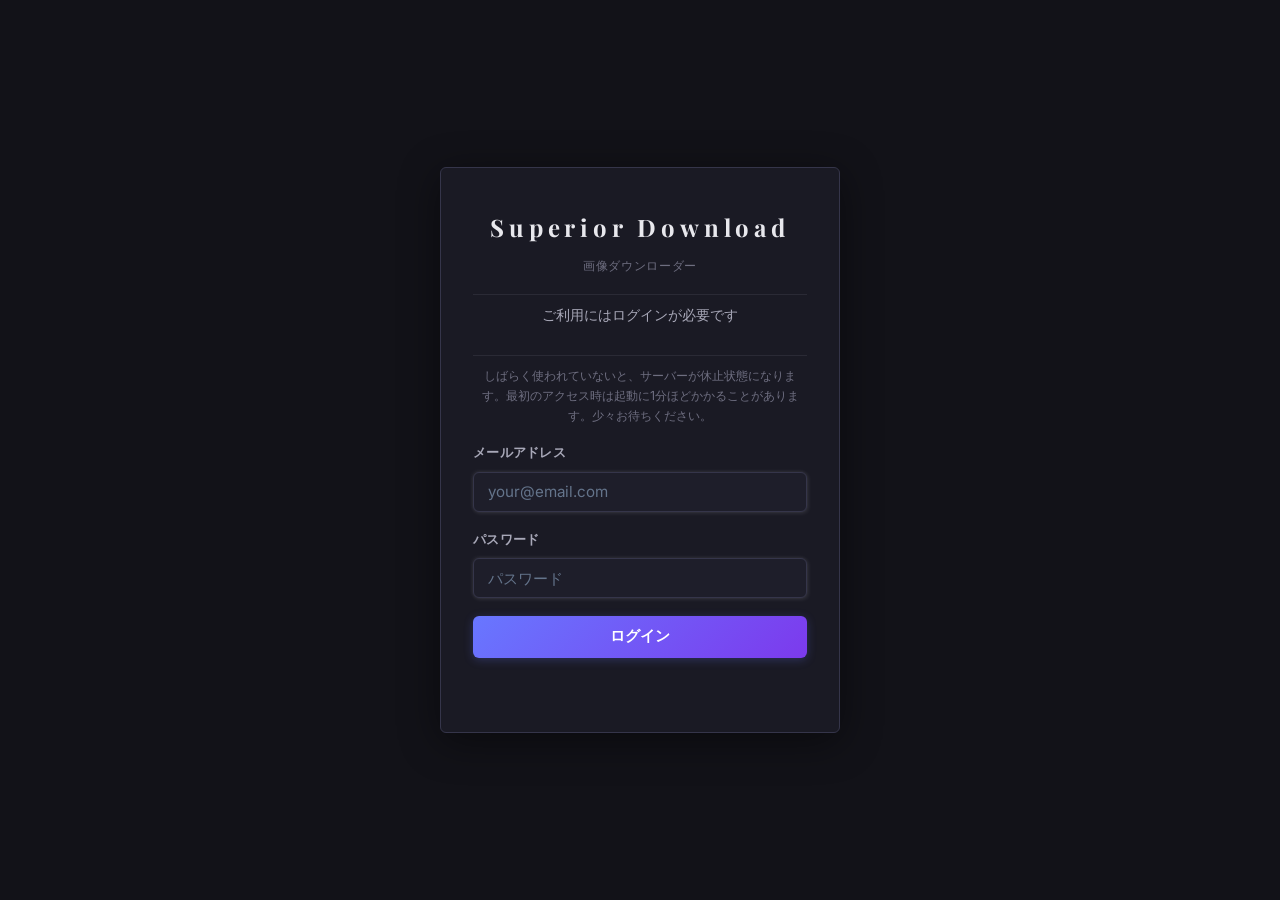
<file: templates/index.html>
<!DOCTYPE html>
<html lang="ja">
<head>
  <meta charset="UTF-8">
  <meta name="viewport" content="width=device-width, initial-scale=1.0">
  <title>Superior Download</title>
  <link rel="icon" type="image/svg+xml" href="/static/favicon.svg">
  <link rel="preconnect" href="https://fonts.googleapis.com">
  <link rel="preconnect" href="https://fonts.gstatic.com" crossorigin>
  <link href="https://fonts.googleapis.com/css2?family=Inter:wght@400;500;600;700&family=Playfair+Display:wght@400;500;700&display=swap" rel="stylesheet">
  <link rel="stylesheet" href="/static/style.css?v=3">
  <script src="/static/theme.js"></script>
  <script src="/static/auth.js"></script>
</head>
<body>

<!-- ===== Auth Screen ===== -->
<div id="auth-screen">
  <div class="auth-card">
    <div class="auth-logo">Superior Download</div>
    <div class="auth-tagline">画像ダウンローダー</div>
    <p class="auth-message">ご利用にはログインが必要です</p>
    <p class="auth-notice">しばらく使われていないと、サーバーが休止状態になります。最初のアクセス時は起動に1分ほどかかることがあります。少々お待ちください。</p>
    <div class="form-field">
      <label class="field-label" for="auth-email">メールアドレス</label>
      <input type="email" id="auth-email" placeholder="your@email.com" autocomplete="email">
    </div>
    <div class="form-field">
      <label class="field-label" for="auth-password">パスワード</label>
      <input type="password" id="auth-password" placeholder="パスワード" autocomplete="current-password">
    </div>
    <button id="auth-login-btn" class="btn btn--primary auth-btn">ログイン</button>
    <div id="auth-error" class="auth-error" aria-live="polite"></div>
  </div>
</div>

<div id="app-content">

<!-- ===== Header ===== -->
<header id="site-header">
  <div class="header-inner">
    <div class="header-brand">
      <span class="header-title">Superior Download</span>
      <span class="header-sub">画像ダウンローダー</span>
    </div>
    <div class="header-actions">
      <button id="theme-toggle" class="icon-btn" title="テーマ切替">🌙</button>
    </div>
  </div>
</header>

<!-- ===== Main ===== -->
<main class="container">

  <!-- ダウンロードリスト -->
  <section class="card">
    <h2 class="card-title">ダウンロードリスト</h2>

    <div class="input-table-wrap">
      <table class="input-table">
        <thead>
          <tr>
            <th class="col-url-th">画像URL <span class="col-required">必須</span></th>
            <th class="col-folder-th">フォルダ <span class="col-optional">任意</span></th>
            <th class="col-file-th">ファイル名 <span class="col-optional">任意</span></th>
            <th class="col-del-th"></th>
          </tr>
        </thead>
        <tbody id="row-tbody"></tbody>
      </table>
    </div>

    <div class="table-controls">
      <button id="add-row-btn" class="btn btn--ghost btn--sm">＋ 行を追加</button>
      <button id="paste-toggle-btn" class="btn btn--ghost btn--sm">📋 一括貼り付け</button>
      <button id="clear-btn" class="btn btn--ghost btn--sm">⊘ すべてクリア</button>
    </div>

    <!-- 一括貼り付けエリア -->
    <div id="paste-section" class="paste-section">
      <div class="field-label">タブ区切り / カンマ区切りで貼り付け（列順: URL · フォルダ · ファイル名）</div>
      <textarea id="paste-area" class="paste-area"
        placeholder="https://example.com/img1.jpg&#10;https://example.com/img2.jpg&#9;photos&#9;image2.jpg"></textarea>
      <div id="col-map-row" class="col-map-row" style="display:none">
        <span class="col-map-label">2列データの場合:</span>
        <label class="radio-label">
          <input type="radio" name="col-map" value="filename" checked>
          URL + ファイル名
        </label>
        <label class="radio-label">
          <input type="radio" name="col-map" value="folder">
          URL + フォルダ
        </label>
      </div>
      <div>
        <button id="apply-paste-btn" class="btn btn--primary btn--sm">表に反映</button>
      </div>
    </div>
  </section>

  <!-- ダウンロード設定 -->
  <section class="card">
    <h2 class="card-title">ダウンロード設定</h2>

    <div class="download-settings">
      <div class="form-field zip-name-field">
        <label class="field-label" for="zip-name">ZIPファイル名</label>
        <input type="text" id="zip-name" placeholder="images_download" autocomplete="off">
      </div>
      <button id="download-btn" class="btn btn--primary">↓ ZIPをダウンロード</button>
    </div>

    <div id="progress-wrap" class="progress-wrap">
      <div class="progress-bar-track">
        <div id="progress-fill" class="progress-bar-fill"></div>
      </div>
      <div id="progress-label" class="progress-label"></div>
    </div>

    <div id="status-msg" class="status-msg" aria-live="polite"></div>
  </section>

</main>

<!-- ===== Footer ===== -->
<footer id="site-footer">
  <div class="footer-inner">
    <a href="/about" class="footer-about-link">ご利用について</a>
    <div class="footer-notice">初回アクセス時はサーバー起動に最大1分ほどかかります。そのままお待ちください。</div>
  </div>
</footer>

<script src="/static/script.js"></script>
</div><!-- #app-content -->
</body>
</html>
</file>
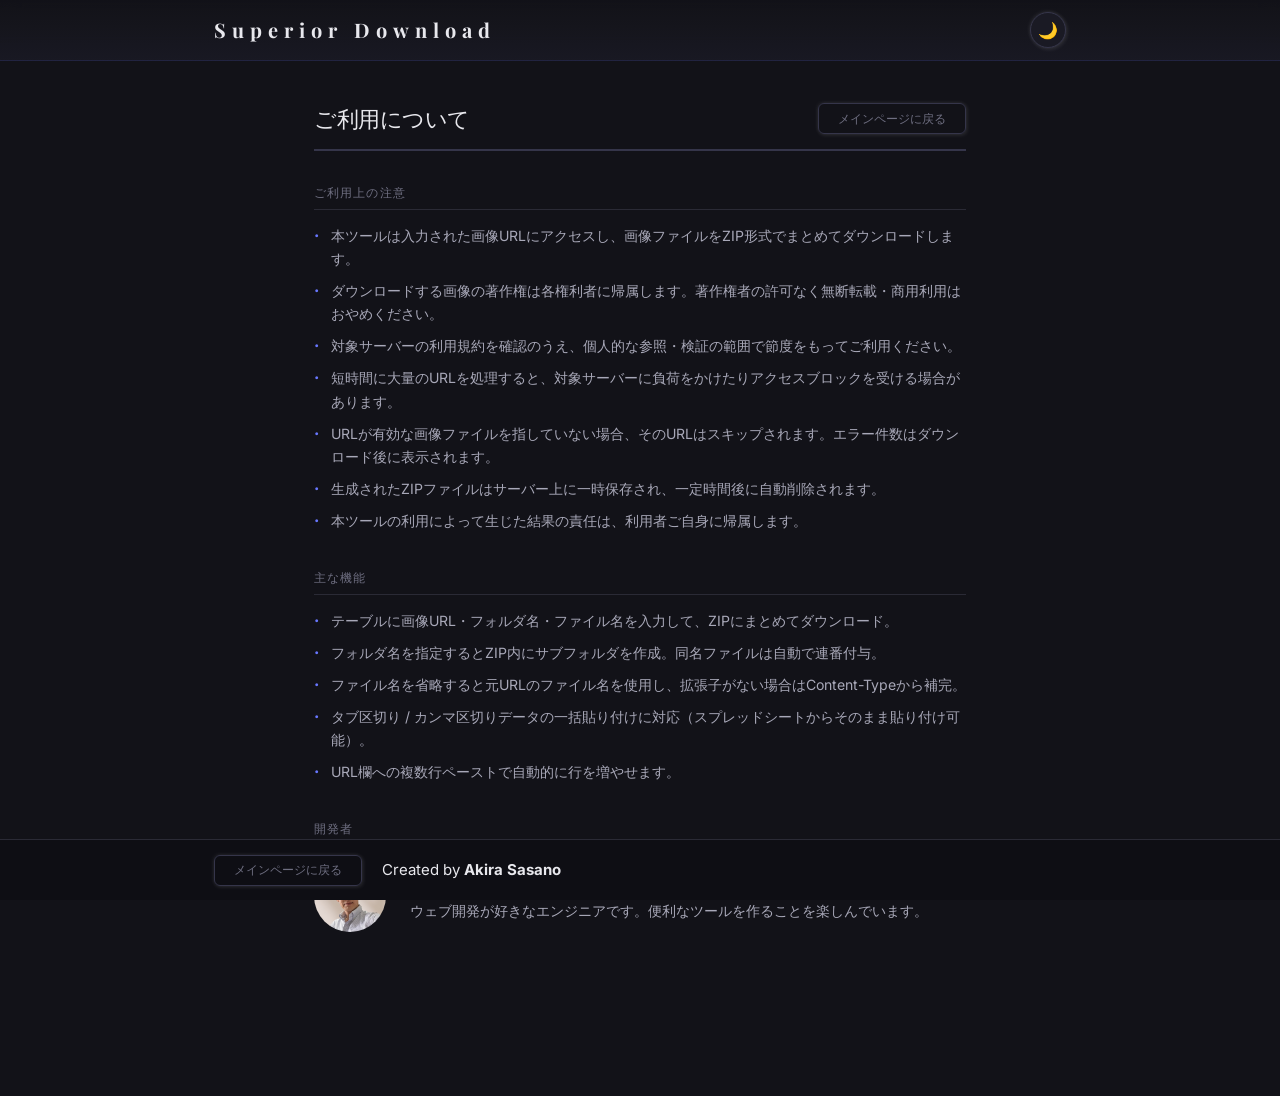
<file: templates/about.html>
<!DOCTYPE html>
<html lang="ja">
<head>
  <meta charset="UTF-8">
  <meta name="viewport" content="width=device-width, initial-scale=1.0">
  <title>ご利用について — Superior Download</title>
  <link rel="icon" type="image/svg+xml" href="/static/favicon.svg">
  <link rel="preconnect" href="https://fonts.googleapis.com">
  <link rel="preconnect" href="https://fonts.gstatic.com" crossorigin>
  <link href="https://fonts.googleapis.com/css2?family=Inter:wght@400;500;600;700&family=Playfair+Display:wght@400;500;700&display=swap" rel="stylesheet">
  <link rel="stylesheet" href="/static/style.css?v=2">
  <script src="/static/theme.js"></script>
</head>
<body>

<!-- ===== Header ===== -->
<header id="site-header">
  <div class="header-inner">
    <a href="/" class="header-brand">
      <span class="header-title">Superior Download</span>
    </a>
    <div class="header-actions">
      <button id="theme-toggle" class="icon-btn" title="テーマ切替">🌙</button>
    </div>
  </div>
</header>

<!-- ===== Content ===== -->
<div class="about-container">

  <div class="about-title-row">
    <h1 class="about-page-title">ご利用について</h1>
    <a href="/" class="about-page-back-btn">メインページに戻る</a>
  </div>

  <!-- 利用上の注意 -->
  <div class="about-section">
    <h2 class="about-section-title">ご利用上の注意</h2>
    <ul class="policy-list">
      <li>本ツールは入力された画像URLにアクセスし、画像ファイルをZIP形式でまとめてダウンロードします。</li>
      <li>ダウンロードする画像の著作権は各権利者に帰属します。著作権者の許可なく無断転載・商用利用はおやめください。</li>
      <li>対象サーバーの利用規約を確認のうえ、個人的な参照・検証の範囲で節度をもってご利用ください。</li>
      <li>短時間に大量のURLを処理すると、対象サーバーに負荷をかけたりアクセスブロックを受ける場合があります。</li>
      <li>URLが有効な画像ファイルを指していない場合、そのURLはスキップされます。エラー件数はダウンロード後に表示されます。</li>
      <li>生成されたZIPファイルはサーバー上に一時保存され、一定時間後に自動削除されます。</li>
      <li>本ツールの利用によって生じた結果の責任は、利用者ご自身に帰属します。</li>
    </ul>
  </div>

  <!-- 機能説明 -->
  <div class="about-section">
    <h2 class="about-section-title">主な機能</h2>
    <ul class="policy-list">
      <li>テーブルに画像URL・フォルダ名・ファイル名を入力して、ZIPにまとめてダウンロード。</li>
      <li>フォルダ名を指定するとZIP内にサブフォルダを作成。同名ファイルは自動で連番付与。</li>
      <li>ファイル名を省略すると元URLのファイル名を使用し、拡張子がない場合はContent-Typeから補完。</li>
      <li>タブ区切り / カンマ区切りデータの一括貼り付けに対応（スプレッドシートからそのまま貼り付け可能）。</li>
      <li>URL欄への複数行ペーストで自動的に行を増やせます。</li>
    </ul>
  </div>

  <!-- 作者について -->
  <div class="about-section">
    <h2 class="about-section-title">開発者</h2>
    <div class="author-card">
      <div class="author-avatar">
        <img src="/static/akira-sasano-superior-founder.png" alt="Akira Sasano">
      </div>
      <div class="author-info">
        <div class="author-name">Akira Sasano</div>
        <div class="author-bio">ウェブ開発が好きなエンジニアです。便利なツールを作ることを楽しんでいます。</div>
      </div>
    </div>
  </div>

</div>

<!-- ===== Footer ===== -->
<footer id="site-footer">
  <div class="footer-inner">
    <a href="/" class="footer-about-link">メインページに戻る</a>
    <div class="footer-author">Created by <strong>Akira Sasano</strong></div>
  </div>
</footer>

</body>
</html>
</file>
<file: static/style.css>
/* =====================================================
   Superior Download — Styles  v3
   ===================================================== */

*, *::before, *::after { box-sizing: border-box; margin: 0; padding: 0; }

/* ----- Dark mode (default) ----- */
:root {
  --bg-page:        #121218;
  --bg-surface:     #1a1a24;
  --bg-elevated:    #22222e;
  --bg-input:       #1e1e2a;
  --text-primary:   #e8e8ed;
  --text-secondary: #a8a8b8;
  --text-muted:     #6e6e80;
  --text-faint:     #64748b;
  --border-subtle:  #2a2a35;
  --border-main:    #35354a;
  --border-mid:     #4e6280;
  --accent:         #6877ff;
  --accent-hover:   #5563ee;
  --accent-glow:    rgba(104, 119, 255, 0.25);
  --danger:         #ef4444;
  --success-text:   #4ade80;
  --error-text:     #f87171;
  --warn-text:      #fbbf24;
  --header-bg:      rgba(18, 18, 24, 0.92);
  --footer-bg:      #0e0e14;
  --bg-stripe:      #1e1e29;
  --bg-row-hover:   #272733;
  --bg-thead:       #252531;
  --radius-sm:      6px;
  --radius-md:      6px;
  --radius-lg:      6px;
  --shadow-tight:   1px 1px 4px rgba(255, 255, 255, 0.12), -1px -1px 4px rgba(255, 255, 255, 0.06);
  --shadow-btn-color: 1px 1px 4px rgba(255, 255, 255, 0.4), 0 0 1px rgba(255, 255, 255, 0.15);
}

/* ----- Light mode ----- */
html.light-mode {
  --bg-page:        #f5f5f7;
  --bg-surface:     #ffffff;
  --bg-elevated:    #ffffff;
  --bg-input:       #ededf0;
  --text-primary:   #1d1d1f;
  --text-secondary: #6e6e73;
  --text-muted:     #98989d;
  --text-faint:     #64748b;
  --border-subtle:  #d2d2d7;
  --border-main:    #c7c7cc;
  --border-mid:     #94a3b8;
  --accent:         #5a67f2;
  --accent-hover:   #4850e0;
  --success-text:   #15803d;
  --error-text:     #dc2626;
  --warn-text:      #b45309;
  --header-bg:      rgba(245, 245, 247, 0.95);
  --footer-bg:      #ededf0;
  --bg-stripe:      #f5f5f9;
  --bg-row-hover:   #ebebf0;
  --bg-thead:       #f2f2f6;
  --accent-glow:    rgba(90, 103, 242, 0.18);
  --shadow-tight:   1px 1px 4px rgba(0, 0, 0, 0.2), -1px -1px 4px rgba(0, 0, 0, 0.08);
  --shadow-btn-color: 1px 1px 4px rgba(0, 0, 0, 0.6), 0 0 1px rgba(0, 0, 0, 0.2);
}

/* ----- Base ----- */
body {
  font-family: "游ゴシック体", "Yu Gothic", "YuGothic", "Inter", "Hiragino Sans", sans-serif;
  background: var(--bg-page);
  color: var(--text-primary);
  font-size: 15px;
  line-height: 1.6;
  min-height: 100vh;
  padding-bottom: 80px;
  transition: background 0.2s, color 0.2s;
}

/* ----- Header ----- */
#site-header {
  position: sticky;
  top: 0;
  z-index: 100;
  background: linear-gradient(to bottom, rgba(18, 18, 24, 0.95), rgba(26, 26, 36, 0.90));
  backdrop-filter: blur(12px);
  -webkit-backdrop-filter: blur(12px);
  border-bottom: 1px solid rgba(104, 119, 255, 0.18);
}

html.light-mode #site-header {
  background: linear-gradient(to bottom, rgba(245, 245, 247, 0.97), rgba(255, 255, 255, 0.93));
  border-bottom: 1px solid rgba(90, 103, 242, 0.18);
}

.header-inner {
  max-width: 900px;
  margin: 0 auto;
  padding: 0.75rem 1.5rem;
  display: flex;
  align-items: center;
  justify-content: space-between;
  gap: 1rem;
}

.header-brand {
  display: flex;
  align-items: baseline;
  gap: 0.6rem;
  text-decoration: none;
  color: inherit;
}

.header-title {
  font-family: "Playfair Display", serif;
  font-size: 1.25rem;
  font-weight: 700;
  color: var(--text-primary);
  letter-spacing: 0.3em;
}

.header-sub {
  font-size: 0.75rem;
  color: var(--text-muted);
  letter-spacing: 0.04em;
}

.header-actions {
  display: flex;
  align-items: center;
  gap: 1.1rem;
}

.icon-btn {
  background: var(--bg-surface);
  border: 1px solid var(--border-main);
  border-radius: var(--radius-sm);
  color: var(--text-secondary);
  cursor: pointer;
  font-family: "游ゴシック体", "Yu Gothic", "YuGothic", "Inter", "Hiragino Sans", sans-serif;
  font-size: 0.83rem;
  font-weight: 500;
  padding: 0.4rem 0.85rem;
  display: flex;
  align-items: center;
  gap: 0.3rem;
  box-shadow: var(--shadow-tight);
  transition: border-color 0.15s, color 0.15s, background 0.15s;
  white-space: nowrap;
}

.icon-btn:hover {
  border-color: var(--accent);
  color: var(--text-primary);
  background: var(--bg-elevated);
}

#theme-toggle {
  width: 36px;
  height: 36px;
  border-radius: 50%;
  padding: 0;
  justify-content: center;
  font-size: 1rem;
  position: relative;
}

#theme-toggle::after {
  content: attr(data-tooltip);
  position: absolute;
  top: calc(100% + 8px);
  right: 0;
  background: var(--bg-elevated);
  border: 1px solid var(--border-main);
  border-radius: 4px;
  color: var(--text-secondary);
  font-size: 0.72rem;
  font-weight: 500;
  padding: 0.25rem 0.6rem;
  white-space: nowrap;
  opacity: 0;
  pointer-events: none;
  transition: opacity 0.18s;
  z-index: 10;
}

#theme-toggle:hover::after { opacity: 1; }

/* ----- Container ----- */
.container {
  max-width: 900px;
  margin: 0 auto;
  padding: 40px 32px 48px;
  display: flex;
  flex-direction: column;
  gap: 32px;
}

/* ----- Card ----- */
.card {
  background: var(--bg-surface);
  border: 1px solid var(--border-main);
  border-radius: var(--radius-lg);
  padding: 1.75rem;
}

.card-title {
  font-size: 1.0rem;
  font-weight: 600;
  color: var(--text-primary);
  letter-spacing: -0.01em;
  margin-bottom: 1.4rem;
  border-left: 6px solid var(--accent);
  padding-left: 12px;
}

/* ----- Form fields ----- */
.form-field {
  display: flex;
  flex-direction: column;
  gap: 8px;
}

.field-label {
  font-size: 0.8rem;
  color: var(--text-secondary);
  font-weight: 600;
  letter-spacing: 0.02em;
}

input[type="text"] {
  background: var(--bg-input);
  border: 1px solid var(--border-main);
  border-radius: var(--radius-sm);
  color: var(--text-primary);
  font-size: 0.95rem;
  padding: 0.6rem 0.9rem;
  outline: none;
  width: 100%;
  box-shadow: var(--shadow-tight);
  transition: border-color 0.18s, box-shadow 0.18s;
}

input[type="text"]:focus {
  border-color: var(--accent);
  box-shadow: 0 0 0 3px var(--accent-glow), 0 0 8px var(--accent-glow);
}

input::placeholder { color: var(--text-faint); }

/* ----- Input table ----- */
.input-table-wrap {
  background: var(--bg-elevated);
  border: 1px solid var(--border-main);
  border-radius: var(--radius-md);
  overflow: hidden;
  overflow-x: auto;
  box-shadow: var(--shadow-tight);
  margin-bottom: 0.85rem;
}

.input-table {
  width: 100%;
  border-collapse: collapse;
  font-size: 0.88rem;
  table-layout: fixed;
}

.input-table thead {
  background: var(--bg-thead);
  border-bottom: 2px solid var(--border-main);
}

.input-table thead th {
  color: var(--text-secondary);
  font-size: 0.72rem;
  font-weight: 700;
  letter-spacing: 0.06em;
  text-transform: uppercase;
  padding: 10px 12px;
  text-align: left;
  white-space: nowrap;
}

.col-url-th    { width: auto; }
.col-folder-th { width: 19%; min-width: 110px; }
.col-file-th   { width: 21%; min-width: 120px; }
.col-del-th    { width: 42px; }

.col-required {
  font-size: 0.65rem;
  color: var(--accent);
  font-weight: 600;
  letter-spacing: 0.02em;
  margin-left: 4px;
  text-transform: none;
}

.col-optional {
  font-size: 0.65rem;
  color: var(--text-muted);
  font-weight: 400;
  letter-spacing: 0.02em;
  margin-left: 4px;
  text-transform: none;
}

.input-table tbody tr {
  border-bottom: 1px solid var(--border-subtle);
  transition: background 0.15s;
}

.input-table tbody tr:nth-child(even) { background: var(--bg-stripe); }
.input-table tbody tr:last-child { border-bottom: none; }
.input-table tbody tr:hover { background: var(--bg-row-hover); }

.input-table td {
  padding: 0;
  vertical-align: middle;
}

.input-table td.col-del {
  text-align: center;
  padding: 0 4px;
}

.input-table td input[type="text"] {
  width: 100%;
  background: transparent;
  border: none;
  border-right: 1px solid var(--border-subtle);
  border-radius: 0;
  box-shadow: none;
  padding: 0.52rem 0.75rem;
  font-size: 0.875rem;
  color: var(--text-primary);
  transition: background 0.15s;
}

.input-table td input[type="text"]:focus {
  background: rgba(104, 119, 255, 0.05);
  border-right-color: var(--accent);
  box-shadow: none;
  outline: none;
}

.input-table td:nth-last-child(2) input[type="text"] {
  border-right: none;
}

.row-del-btn {
  background: none;
  border: none;
  color: var(--text-muted);
  cursor: pointer;
  font-size: 0.82rem;
  padding: 5px 8px;
  border-radius: 4px;
  transition: color 0.15s, background 0.15s;
  line-height: 1;
  display: flex;
  align-items: center;
  justify-content: center;
}

.row-del-btn:hover {
  color: var(--danger);
  background: rgba(239, 68, 68, 0.1);
}

/* ----- Table controls ----- */
.table-controls {
  display: flex;
  gap: 0.6rem;
  flex-wrap: wrap;
  align-items: center;
  margin-bottom: 0;
}

/* ----- Paste section ----- */
.paste-section {
  display: none;
  flex-direction: column;
  gap: 0.75rem;
  margin-top: 1rem;
  padding: 1rem 1.1rem;
  background: var(--bg-elevated);
  border: 1px solid var(--border-main);
  border-radius: var(--radius-md);
}

.paste-section.visible { display: flex; }

.paste-area {
  background: var(--bg-input);
  border: 1px solid var(--border-main);
  border-radius: var(--radius-sm);
  color: var(--text-primary);
  font-size: 0.82rem;
  font-family: "SF Mono", "Fira Code", monospace;
  padding: 0.6rem 0.9rem;
  width: 100%;
  min-height: 90px;
  resize: vertical;
  outline: none;
  box-shadow: var(--shadow-tight);
  transition: border-color 0.18s;
  line-height: 1.6;
}

.paste-area:focus { border-color: var(--accent); }
.paste-area::placeholder { color: var(--text-faint); font-style: normal; }

.col-map-row {
  display: flex;
  align-items: center;
  gap: 0.75rem;
  flex-wrap: wrap;
}

.col-map-label {
  font-size: 0.8rem;
  color: var(--text-secondary);
  font-weight: 500;
}

.radio-label {
  display: flex;
  align-items: center;
  gap: 0.4rem;
  cursor: pointer;
  padding: 0.38rem 0.8rem;
  border: 1px solid var(--border-main);
  border-radius: var(--radius-sm);
  font-size: 0.85rem;
  color: var(--text-secondary);
  box-shadow: var(--shadow-tight);
  transition: border-color 0.15s, color 0.15s, background 0.15s;
  user-select: none;
}

.radio-label:hover {
  border-color: var(--border-mid);
  color: var(--text-primary);
  background: var(--bg-elevated);
}

.radio-label input[type="radio"] {
  accent-color: var(--accent);
  width: auto;
  margin: 0;
  cursor: pointer;
}

.radio-label:has(input:checked) {
  border-color: var(--accent);
  color: var(--text-primary);
  background: rgba(99, 102, 241, 0.1);
}

/* ----- Buttons ----- */
.btn {
  border: none;
  border-radius: var(--radius-sm);
  cursor: pointer;
  font-family: "游ゴシック体", "Yu Gothic", "YuGothic", "Inter", "Hiragino Sans", sans-serif;
  font-size: 0.92rem;
  font-weight: 600;
  padding: 0.6rem 1.4rem;
  transition: all 0.22s ease;
  white-space: nowrap;
  display: inline-flex;
  align-items: center;
  gap: 0.4rem;
  text-decoration: none;
}

.btn--primary {
  background: linear-gradient(135deg, var(--accent), #7c3aed);
  color: #fff;
  box-shadow: 0 2px 10px var(--accent-glow);
}

.btn--primary:hover:not(:disabled) {
  opacity: 0.88;
  box-shadow: 0 4px 18px rgba(99, 102, 241, 0.45);
  transform: translateY(-1px);
}

.btn--primary:disabled {
  opacity: 0.35;
  cursor: not-allowed;
  box-shadow: none;
  transform: none;
}

.btn--ghost {
  background: none;
  border: 1px solid var(--border-main);
  color: var(--text-secondary);
  box-shadow: var(--shadow-tight);
}

.btn--ghost:hover {
  border-color: var(--border-mid);
  color: var(--text-primary);
  background: var(--bg-elevated);
}

.btn--sm { padding: 0.4rem 0.9rem; font-size: 0.83rem; }

.btn--loading {
  position: relative;
  color: transparent !important;
  pointer-events: none;
}

.btn--loading::after {
  content: "";
  position: absolute;
  inset: 0;
  margin: auto;
  width: 18px;
  height: 18px;
  border: 2px solid rgba(255, 255, 255, 0.3);
  border-top-color: #fff;
  border-radius: 50%;
  animation: spin 0.7s linear infinite;
}

@keyframes spin { to { transform: rotate(360deg); } }

/* ----- Download settings ----- */
.download-settings {
  display: flex;
  align-items: flex-end;
  gap: 0.85rem;
  flex-wrap: wrap;
  margin-bottom: 1.1rem;
}

.zip-name-field {
  flex: 1;
  min-width: 200px;
  max-width: 340px;
}

/* ----- Progress bar ----- */
.progress-wrap {
  display: none;
  flex-direction: column;
  gap: 0.4rem;
  margin-top: 0.2rem;
}

.progress-wrap.visible { display: flex; }

.progress-bar-track {
  height: 6px;
  background: var(--bg-elevated);
  border: 1px solid var(--border-main);
  border-radius: 4px;
  overflow: hidden;
}

.progress-bar-fill {
  height: 100%;
  background: linear-gradient(90deg, var(--accent), #7c3aed);
  border-radius: 4px;
  transition: width 0.35s ease;
  width: 0%;
}

.progress-label {
  font-size: 0.78rem;
  color: var(--text-muted);
  font-family: "SF Mono", "Fira Code", monospace;
  overflow: hidden;
  text-overflow: ellipsis;
  white-space: nowrap;
}

/* ----- Status message ----- */
.status-msg {
  margin-top: 1rem;
  font-size: 0.88rem;
  min-height: 1.4em;
  line-height: 1.5;
  padding: 0.55rem 0.85rem;
  border-radius: var(--radius-sm);
  display: none;
}

.status-msg.visible { display: block; }

.status-msg.success {
  color: var(--success-text);
  background: rgba(74, 222, 128, 0.07);
  border: 1px solid rgba(74, 222, 128, 0.3);
}

.status-msg.error {
  color: var(--error-text);
  background: rgba(248, 113, 113, 0.07);
  border: 1px solid rgba(248, 113, 113, 0.3);
}

.status-msg.info {
  color: var(--warn-text);
  background: rgba(251, 191, 36, 0.07);
  border: 1px solid rgba(251, 191, 36, 0.3);
}

html.light-mode .status-msg.success {
  background: rgba(21, 128, 61, 0.07);
  border-color: rgba(21, 128, 61, 0.3);
}

html.light-mode .status-msg.error {
  background: rgba(220, 38, 38, 0.07);
  border-color: rgba(220, 38, 38, 0.3);
}

html.light-mode .status-msg.info {
  background: rgba(180, 83, 9, 0.07);
  border-color: rgba(180, 83, 9, 0.3);
}

/* ----- Footer ----- */
#site-footer {
  position: fixed;
  bottom: 0;
  left: 0;
  right: 0;
  background: var(--footer-bg);
  border-top: 1px solid var(--border-subtle);
  z-index: 50;
}

.footer-inner {
  max-width: 900px;
  margin: 0 auto;
  padding: 0.9rem 1.5rem;
  display: flex;
  align-items: center;
  gap: 1.25rem;
  flex-wrap: wrap;
}

.footer-about-link {
  color: var(--text-muted);
  font-size: 0.78rem;
  text-decoration: none;
  border: 1px solid var(--border-main);
  border-radius: var(--radius-sm);
  padding: 0.28rem 1.2rem;
  box-shadow: var(--shadow-tight);
  transition: border-color 0.15s, color 0.15s;
  white-space: nowrap;
}

.footer-about-link:hover {
  border-color: var(--border-mid);
  color: var(--text-secondary);
}

/* =====================================================
   About page
   ===================================================== */

.about-container {
  max-width: 700px;
  margin: 0 auto;
  padding: 2.5rem 1.5rem 3rem;
}

.about-back {
  display: inline-flex;
  align-items: center;
  gap: 0.35rem;
  color: var(--text-muted);
  font-size: 0.85rem;
  text-decoration: none;
  margin-bottom: 2rem;
  transition: color 0.15s;
}

.about-back:hover { color: var(--text-secondary); }

.about-title-row {
  display: flex;
  align-items: center;
  justify-content: space-between;
  gap: 1rem;
  margin-bottom: 2rem;
  padding-bottom: 0.75rem;
  border-bottom: 2px solid var(--border-main);
}

.about-page-title {
  font-size: 1.4rem;
  font-weight: 500;
  color: var(--text-primary);
  letter-spacing: -0.02em;
  margin-bottom: 0;
  padding-bottom: 0;
  border-bottom: none;
}

.about-page-back-btn {
  color: var(--text-muted);
  font-size: 0.78rem;
  text-decoration: none;
  border: 1px solid var(--border-main);
  border-radius: var(--radius-sm);
  padding: 0.28rem 1.2rem;
  box-shadow: var(--shadow-tight);
  transition: border-color 0.15s, color 0.15s;
  white-space: nowrap;
  flex-shrink: 0;
}

.about-page-back-btn:hover {
  border-color: var(--border-mid);
  color: var(--text-secondary);
}

.about-section { margin-bottom: 2.25rem; }

.about-section-title {
  font-size: 0.78rem;
  font-weight: 500;
  color: var(--text-muted);
  text-transform: uppercase;
  letter-spacing: 0.09em;
  margin-bottom: 0.85rem;
  padding-bottom: 0.4rem;
  border-bottom: 1px solid var(--border-subtle);
}

.policy-list {
  list-style: none;
  display: flex;
  flex-direction: column;
  gap: 0.55rem;
}

.policy-list li {
  font-size: 0.88rem;
  color: var(--text-secondary);
  line-height: 1.65;
  padding-left: 1.2em;
  position: relative;
}

.policy-list li::before {
  content: "·";
  position: absolute;
  left: 0;
  color: var(--accent);
  font-weight: 700;
  font-size: 1.2em;
  line-height: 1.5;
}

.author-card {
  display: flex;
  align-items: center;
  gap: 1.5rem;
}

.author-avatar {
  width: 72px;
  height: 72px;
  border-radius: 50%;
  display: flex;
  align-items: center;
  justify-content: center;
  flex-shrink: 0;
  color: var(--text-faint);
  overflow: hidden;
}

.author-avatar img {
  width: 100%;
  height: 100%;
  object-fit: cover;
  display: block;
}

.author-info { flex: 1; min-width: 0; }

.author-name {
  font-size: 1rem;
  font-weight: 500;
  color: var(--text-primary);
  margin-bottom: 0.35rem;
}

.author-bio {
  font-size: 0.85rem;
  color: var(--text-secondary);
  line-height: 1.6;
}

/* =====================================================
   Auth Screen
   ===================================================== */

#auth-screen {
  display: none;
  position: fixed;
  inset: 0;
  z-index: 500;
  background: var(--bg-page);
  align-items: center;
  justify-content: center;
  padding: 1.5rem;
}

html.auth-required #auth-screen { display: flex; }
html.auth-required #app-content { display: none !important; }

.auth-card {
  background: var(--bg-surface);
  border: 1px solid var(--border-main);
  border-radius: var(--radius-lg);
  padding: 2.5rem 2rem;
  width: 100%;
  max-width: 400px;
  display: flex;
  flex-direction: column;
  gap: 1.1rem;
  box-shadow: 0 8px 40px rgba(0, 0, 0, 0.45);
}

html.light-mode .auth-card {
  box-shadow: 0 4px 24px rgba(0, 0, 0, 0.12);
}

.auth-logo {
  font-family: "Playfair Display", serif;
  font-size: 1.5rem;
  font-weight: 700;
  color: var(--text-primary);
  letter-spacing: 0.2em;
  text-align: center;
}

.auth-tagline {
  font-size: 0.77rem;
  color: var(--text-muted);
  text-align: center;
  letter-spacing: 0.05em;
  margin-top: -0.5rem;
}

.auth-message {
  font-size: 0.87rem;
  color: var(--text-secondary);
  text-align: center;
  padding-top: 0.6rem;
  border-top: 1px solid var(--border-subtle);
}

.auth-card input[type="email"],
.auth-card input[type="password"] {
  background: var(--bg-input);
  border: 1px solid var(--border-main);
  border-radius: var(--radius-sm);
  color: var(--text-primary);
  font-size: 0.95rem;
  padding: 0.6rem 0.9rem;
  outline: none;
  width: 100%;
  box-shadow: var(--shadow-tight);
  transition: border-color 0.18s, box-shadow 0.18s;
  font-family: "游ゴシック体", "Yu Gothic", "YuGothic", "Inter", "Hiragino Sans", sans-serif;
}

.auth-card input:focus {
  border-color: var(--accent);
  box-shadow: 0 0 0 3px var(--accent-glow), 0 0 8px var(--accent-glow);
}

.auth-card input::placeholder { color: var(--text-faint); }

.auth-btn {
  width: 100%;
  justify-content: center;
  padding: 0.72rem;
}

.auth-error {
  font-size: 0.84rem;
  color: var(--error-text);
  text-align: center;
  min-height: 1.2em;
}

/* ----- Responsive ----- */
@media (max-width: 600px) {
  .container { padding: 24px 16px 48px; }
  .header-sub { display: none; }
  .download-settings { flex-direction: column; align-items: stretch; }
  .zip-name-field { max-width: 100%; }
  .footer-inner { gap: 0.5rem; }
  .author-card { flex-direction: column; align-items: flex-start; gap: 1rem; }
  .input-table { font-size: 0.8rem; }
  .col-folder-th, .col-file-th { display: none; }
}

/* サーバー休止に関する案内（ログイン画面） */
.auth-notice {
  font-size: 0.78rem;
  color: var(--text-muted);
  text-align: center;
  line-height: 1.6;
  margin-top: 0.7rem;
  padding-top: 0.6rem;
  border-top: 1px solid var(--border-subtle);
}

/* サーバー休止に関する案内（フッター） */
.footer-notice {
  margin-left: 1.5rem;
  color: var(--text-muted);
  font-size: 0.82rem;
  font-weight: 500;
  line-height: 1.5;
}
</file>
